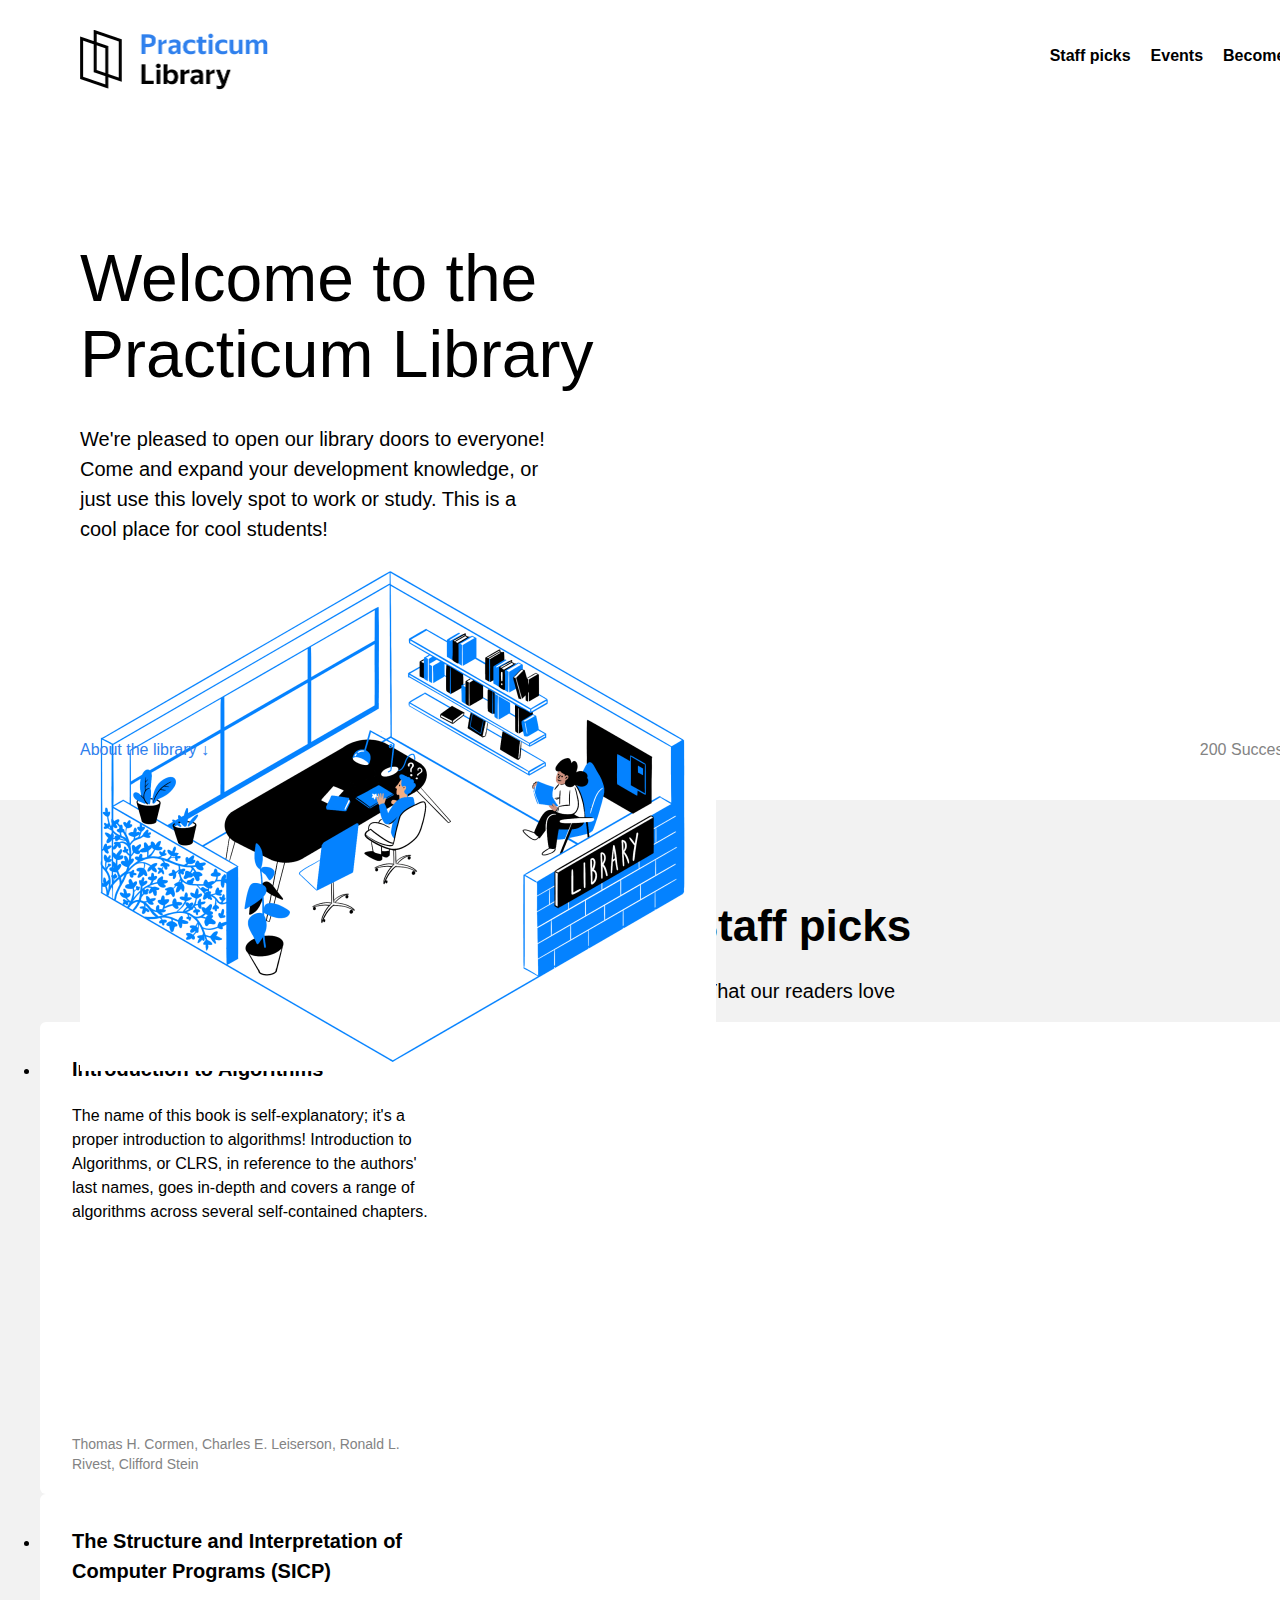
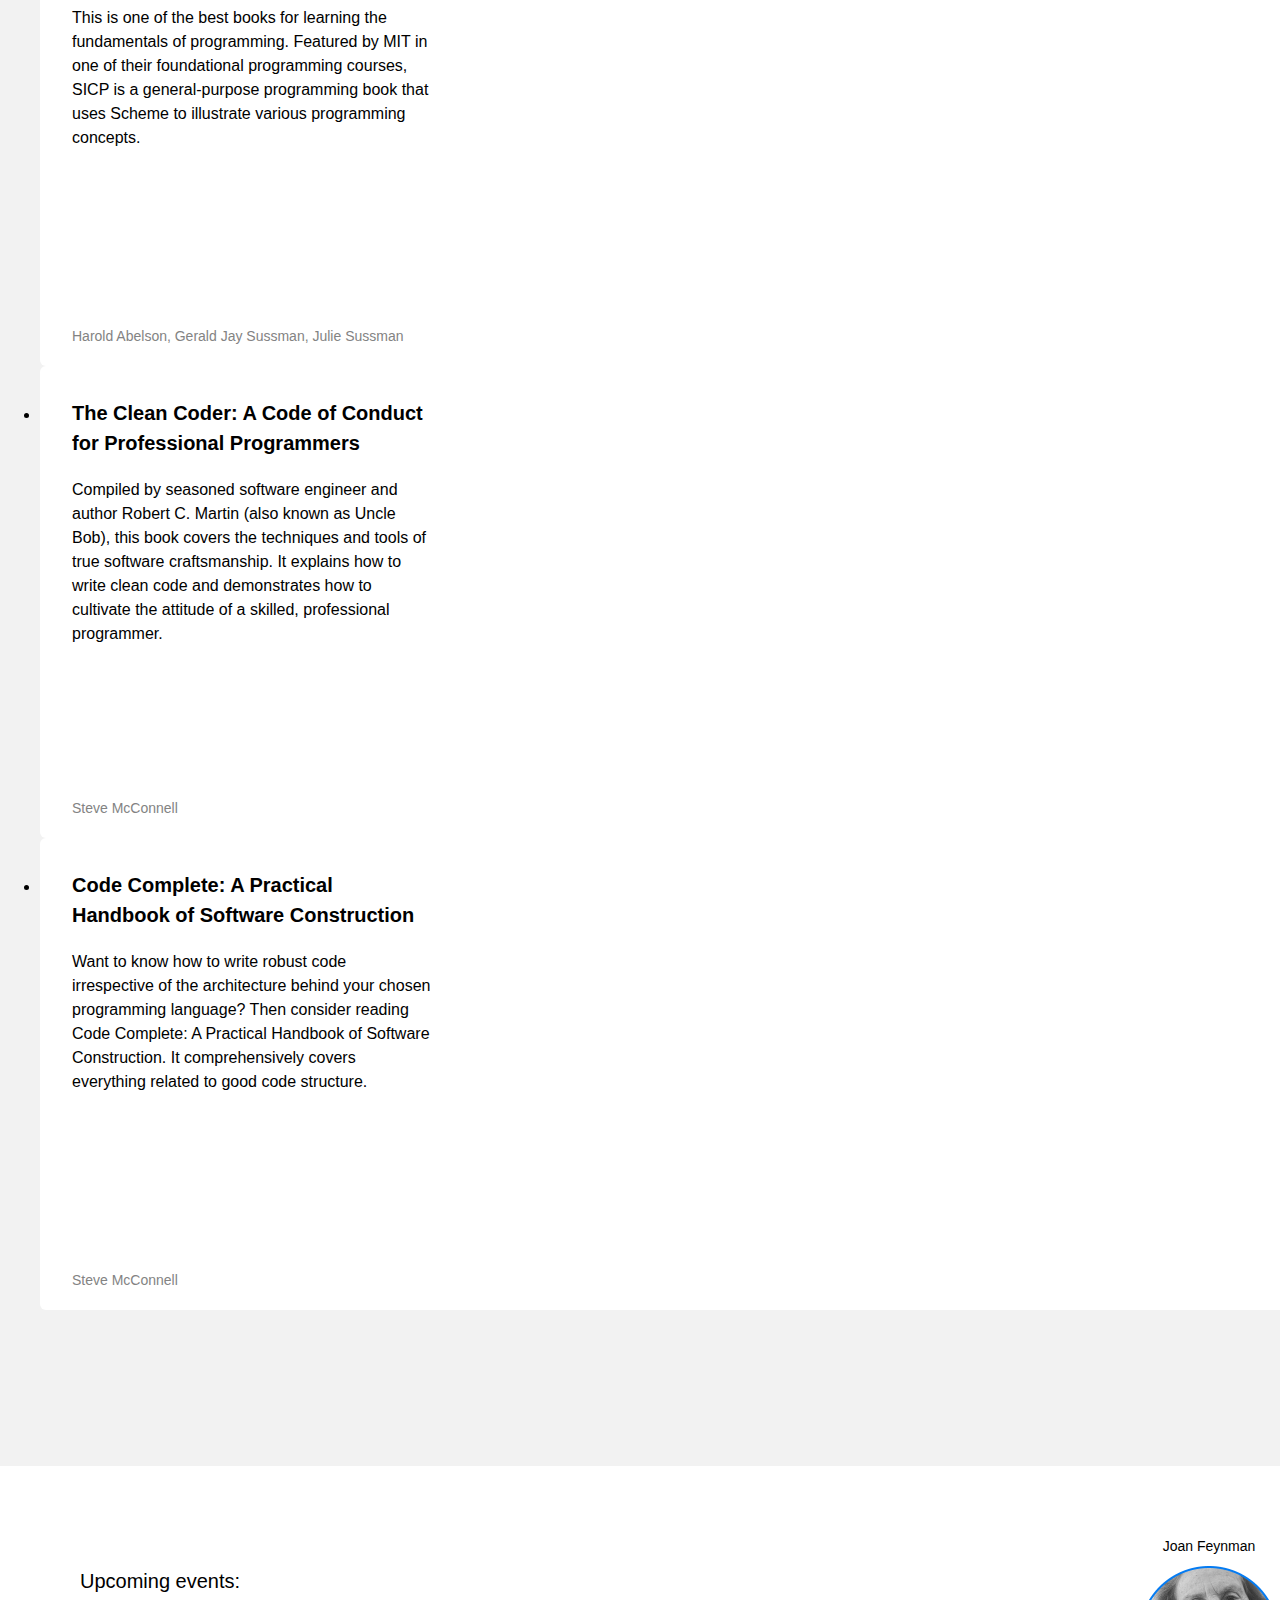
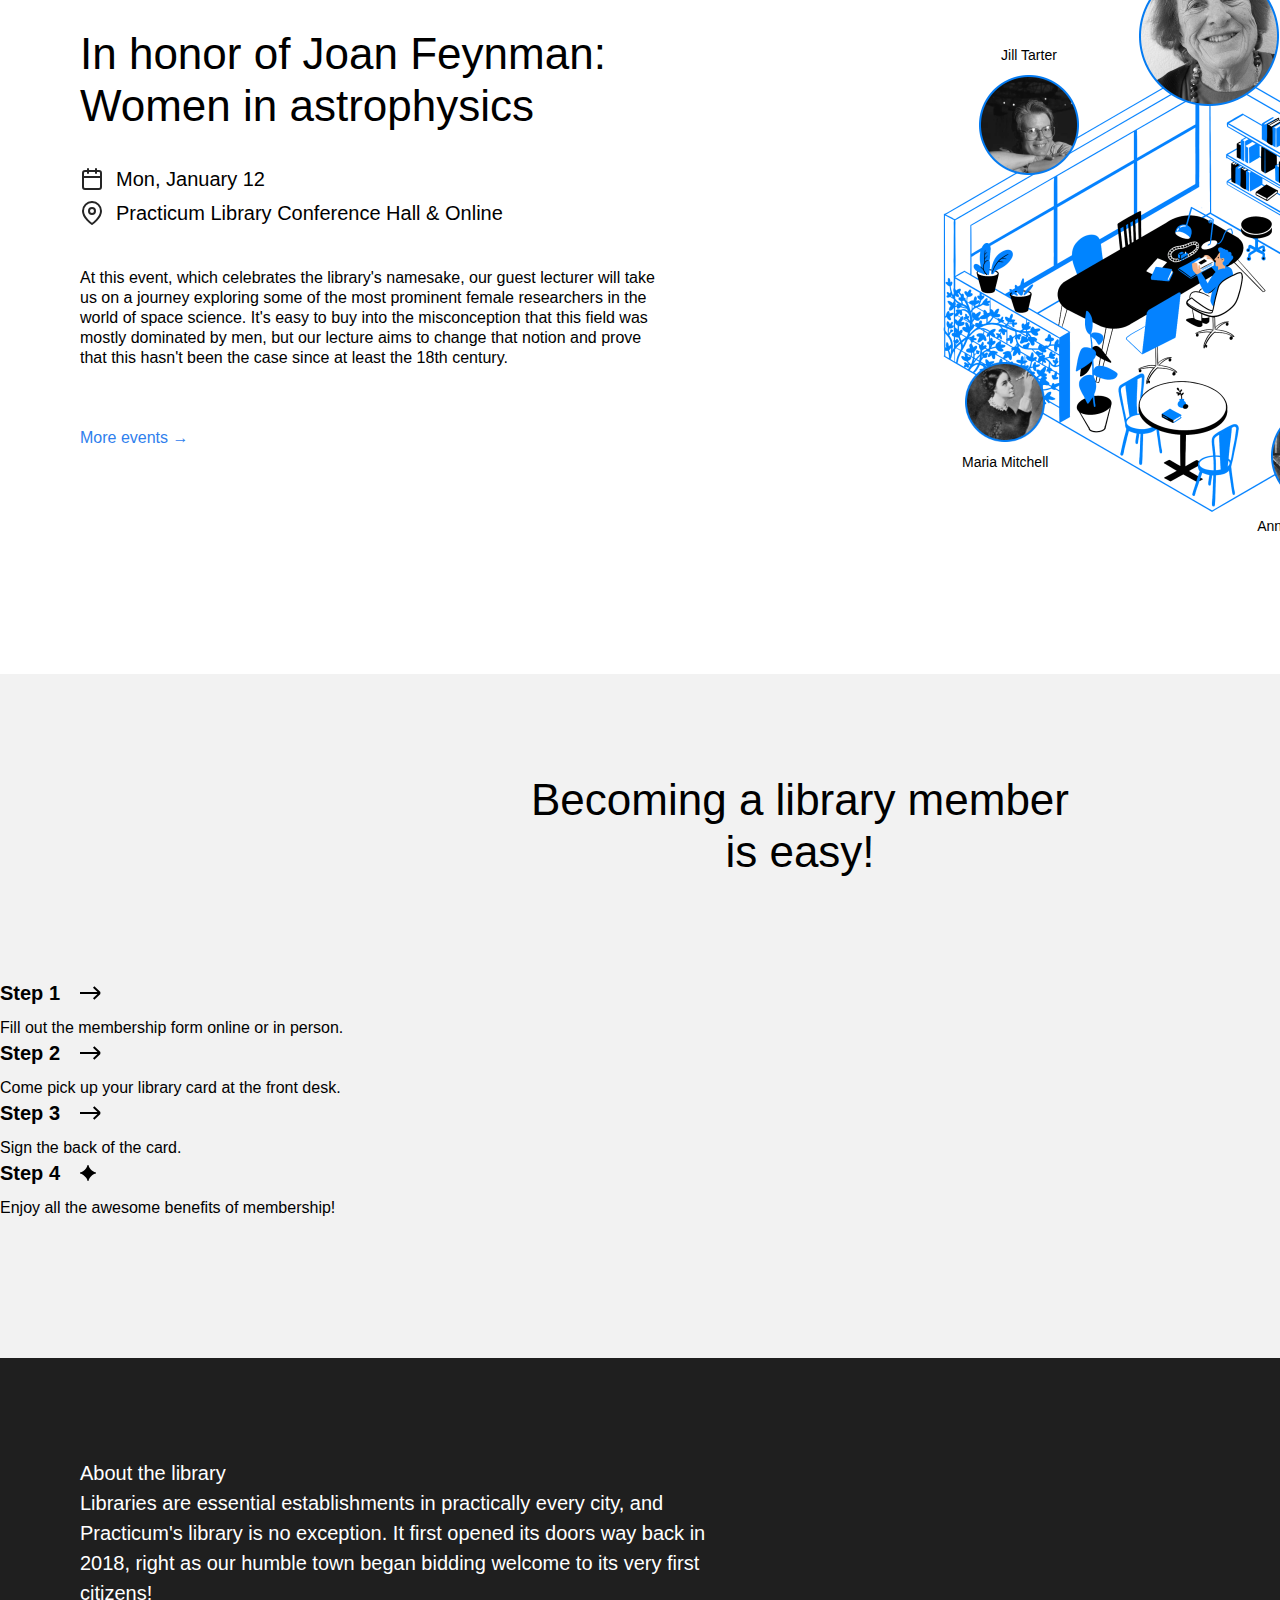
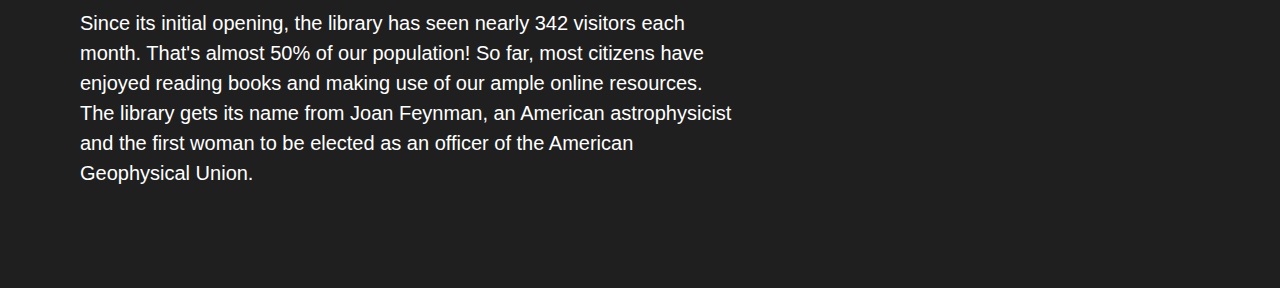
<file: se_project_library/index.html>
<!DOCTYPE html>
<html lang="en">
  <head>
    <meta charset="UTF-8" />
    <meta name="viewport" content="width=device-width, initial-scale=1.0" />
    <title>Practicum Library</title>
    <link rel="stylesheet" href="./styles/normalize.css" />
    <link rel="stylesheet" href="./styles/style.css" />
  </head>

  <body>
    <div class="page">
      <!-- Wrap the entire page content in a new div with the page class. Remember to add the closing tag -->
      <header class="header">
        <nav class="nav">
          <img
            src="./images/logo.png"
            alt="Practicum Library Logo"
            class="logo"
          />
          <!-- Putting navigation links in a list is supposed to be the best practice of writing the semantic code since it allows screen readers to pause between each link instead of reading all the links as a sentence. -->
          <ul class="nav__links">
            <li>
              <a class="nav__link" href="#staff">Staff picks</a>
            </li>
            <li>
              <a class="nav__link" href="#events">Events</a>
            </li>
            <li>
              <a class="nav__link" href="#membership">Become a member</a>
            </li>
            <li>
              <a class="nav__link" href="#about">About</a>
            </li>
            <li>
              <a class="nav__link" href="#footer">Contacts</a>
            </li>
          </ul>
        </nav>
        <h1 class="header__title">Welcome to the Practicum Library</h1>
        <p class="header__description">
          We're pleased to open our library doors to everyone! Come and expand
          your development knowledge, or just use this lovely spot to work or
          study. This is a cool place for cool students!
        </p>
        <img
          src="./images/inside_the_library.png"
          alt="Illustration 'Inside the library'"
          class="header__image"
        />
        <div class="header__footer">
          <a class="header__link" href="#about">About the library &darr;</a>
          <p class="header__address">
            200 Success Avenue, The Town of Practicum
          </p>
        </div>
      </header>

      <main class="content">
        <section class="staff" id="staff">
          <h2 class="staff__title">Staff picks</h2>
          <p class="staff__subtitle">That our readers love</p>
          <!-- The ul tag (unordered list) is used here as it is a collection of cards for which the order doesn't really matter. -->
          <ul>
            <li class="card">
              <div class="card__content">
                <h3 class="card__title">Introduction to Algorithms</h3>
                <p class="card__text">
                  The name of this book is self-explanatory; it's a proper
                  introduction to algorithms! Introduction to Algorithms, or
                  CLRS, in reference to the authors' last names, goes in-depth
                  and covers a range of algorithms across several self-contained
                  chapters.
                </p>
                <p class="card__footer">
                  Thomas H. Cormen, Charles E. Leiserson, Ronald L. Rivest,
                  Clifford Stein
                </p>
              </div>
            </li>

            <li class="card">
              <div class="card__content">
                <h3 class="card__title">
                  The Structure and Interpretation of Computer Programs (SICP)
                </h3>
                <p class="card__text">
                  This is one of the best books for learning the fundamentals of
                  programming. Featured by MIT in one of their foundational
                  programming courses, SICP is a general-purpose programming
                  book that uses Scheme to illustrate various programming
                  concepts.
                </p>
                <p class="card__footer">
                  Harold Abelson, Gerald Jay Sussman, Julie Sussman
                </p>
              </div>
            </li>

            <li class="card">
              <div class="card__content">
                <h3 class="card__title">
                  The Clean Coder: A Code of Conduct for Professional
                  Programmers
                </h3>
                <p class="card__text">
                  Compiled by seasoned software engineer and author Robert C.
                  Martin (also known as Uncle Bob), this book covers the
                  techniques and tools of true software craftsmanship. It
                  explains how to write clean code and demonstrates how to
                  cultivate the attitude of a skilled, professional programmer.
                </p>
                <p class="card__footer">Steve McConnell</p>
              </div>
            </li>

            <li class="card">
              <div class="card__content">
                <h3 class="card__title">
                  Code Complete: A Practical Handbook of Software Construction
                </h3>
                <p class="card__text">
                  Want to know how to write robust code irrespective of the
                  architecture behind your chosen programming language? Then
                  consider reading Code Complete: A Practical Handbook of
                  Software Construction. It comprehensively covers everything
                  related to good code structure.
                </p>
                <p class="card__footer">Steve McConnell</p>
              </div>
            </li>
          </ul>
        </section>

        <section class="events" id="events">
          <div class="events__content">
            <h2 class="events__heading">Upcoming events:</h2>
            <h3 class="events__title">
              In honor of Joan Feynman: Women in astrophysics
            </h3>
            <div class="event-info events__info-section">
              <div class="event-info__item">
                <div
                  class="event-info__icon event-info__icon_type_calendar"
                ></div>
                <p class="event-info__text">Mon, January 12</p>
              </div>
              <div class="event-info__item">
                <div class="event-info__icon event-info__icon_type_pin"></div>
                <p class="event-info__text">
                  Practicum Library Conference Hall & Online
                </p>
              </div>
            </div>
            <p class="events__description">
              At this event, which celebrates the library's namesake, our guest
              lecturer will take us on a journey exploring some of the most
              prominent female researchers in the world of space science. It's
              easy to buy into the misconception that this field was mostly
              dominated by men, but our lecture aims to change that notion and
              prove that this hasn't been the case since at least the 18th
              century.
            </p>
            <a href="#" class="events__more">More events &rarr;</a>
          </div>
          <!-- Start creating the composition here -->
          <div class="events__cover">
            <img
              class="events__image"
              src="./images/cafe.png"
              alt="Illistration of Cafe"
            />
            <div class="person person_name_feynman">
              <p class="person__caption">Joan Feynman</p>
              <img
                class="person__image person__image_size_l"
                src="./images/person_feynman.png"
                alt="Joan Feynman"
              />
            </div>
            <div class="person person_name_burbidge">
              <p class="person__caption">Margaret Burbidge</p>
              <img
                class="person__image person__image_size_m"
                src="./images/person_burbidge.png"
                alt="Margaret Burbidge"
              />
            </div>
            <div class="person person_name_cannon">
              <img
                class="person__image person__image_size_m"
                src="./images/person_cannon.png"
                alt="Annie Jump Cannon"
              />
              <p class="person__caption">Annie Jump Cannon</p>
            </div>
            <div class="person person_name_mitchell">
              <img
                class="person__image person__image_size_s"
                src="./images/person_mitchell.png"
                alt="Maria Mitchell"
              />
              <p class="person__caption">Maria Mitchell</p>
            </div>
            <div class="person person_name_tarter">
              <p class="person__caption">Jill Tarter</p>
              <img
                class="person__image person__image_size_m"
                src="./images/person_tarter.png"
                alt="Jill Tarter"
              />
            </div>
          </div>
        </section>

        <section class="membership" id="membership">
          <h2 class="membership__title">Becoming a library member is easy!</h2>
          <ul class="membership__steps">
            <li class="step">
              <h3 class="step__title">
                Step 1
                <img
                  src="./images/icon_step_forward.svg"
                  alt="icon forward"
                  class="step__icon"
                />
              </h3>
              <p class="step__description">
                Fill out the membership form online or in person.
              </p>
            </li>
            <li class="step">
              <h3 class="step__title">
                Step 2
                <img
                  src="./images/icon_step_forward.svg"
                  alt="icon forward"
                  class="step__icon"
                />
              </h3>
              <p class="step__description">
                Come pick up your library card at the front desk.
              </p>
            </li>
            <li class="step">
              <h3 class="step__title">
                Step 3
                <img
                  src="./images/icon_step_forward.svg"
                  alt="icon forward"
                  class="step__icon"
                />
              </h3>
              <p class="step__description">Sign the back of the card.</p>
            </li>
            <li class="step">
              <h3 class="step__title">
                Step 4
                <img
                  src="./images/icon_step_finish.svg"
                  alt="icon finish"
                  class="step__icon"
                />
              </h3>
              <p class="step__description">
                Enjoy all the awesome benefits of membership!
              </p>
            </li>
          </ul>
        </section>
        <section class="about" id="about">
          <h2 class="about__title">About the library</h2>
          <div class="about__content">
            <p class="about__paragraph">
              Libraries are essential establishments in practically every city,
              and Practicum's library is no exception. It first opened its doors
              way back in 2018, right as our humble town began bidding welcome
              to its very first citizens!
            </p>
            <p class="about__paragraph">
              Since its initial opening, the library has seen nearly 342
              visitors each month. That's almost 50% of our population! So far,
              most citizens have enjoyed reading books and making use of our
              ample online resources.
            </p>
            <p class="about__paragraph">
              The library gets its name from Joan Feynman, an American
              astrophysicist and the first woman to be elected as an officer of
              the American Geophysical Union.
            </p>
          </div>
          <!-- <div class="about__circle"></div> -->
        </section>
      </main>
      <footer class="footer" id="footer">
        <!-- The time to mark up the footer has come, you can do it 💪 -->
      </footer>
    </div>
  </body>
</html>
</file>
<file: se_project_library/styles/style.css>
/* Add your class here */
.page {
  min-width: 1100px;
  width: 1600px;
  margin: 0 auto;
  font-family: "Helvicta Neue", Arial, sans-serif;
  font-size: 16px;
  line-height: 20px;
}

.header {
  height: 100vh;
  min-height: 720px;
  max-height: 800px;
  padding-top: 30px;
  padding-left: 80px;
  padding-right: 80px;
  position: relative;
  box-sizing: border-box;
}

.nav {
  /* Add flex properties here */
  display: flex;
  justify-content: space-between;
  align-items: center;
}

.logo {
  width: 196px;
  height: 60px;
}

.nav__links {
  list-style: none;
  padding-left: 0;
  margin-top: 8px;
  display: flex;
  align-items: center;
  column-gap: 20px;
}

.nav__link {
  color: #000000;
  text-decoration: none;
  font-weight: bold;
}

/* Add the hover state styles for .nav__link here */

.header__title {
  font-size: 66px;
  line-height: 76px;
  font-weight: 500;
  margin: 150px 0 0;
  max-width: 544px;
}

.header__description {
  font-size: 20px;
  line-height: 30px;
  margin: 32px 0 0;
  max-width: 465px;
}

.header__image {
  /* Write styles here */
  max-width: 636px;
  z-index: 1;
}

.header__footer {
  position: absolute;
  left: 0;
  bottom: 40px;
  width: 100%;
  display: flex;
  align-items: center;
  padding: 40px 80px 0;
  justify-content: space-between;
  box-sizing: border-box;
}

.header__link {
  color: #2f80ed;
  text-decoration: none;
}

/* Add the hover state styles for .header__link here */

.header__address {
  margin: 0;
  color: #838383;
}

.staff {
  padding-top: 100px;
  padding-bottom: 140px;
  background-color: #f2f2f2;
}

.staff__title {
  text-align: center;
  font-size: 44px;
  line-height: 52px;
  margin: 0 0 24px;
}

.staff__subtitle {
  text-align: center;
  font-size: 20px;
  line-height: 30px;
  font-weight: 400;
  margin: 24px 0 0;
}

/* Add the CSS rule for your new class here. Make sure to place it before .card: parents should precede their children */

.card {
  background-color: #fff;
  border-radius: 6px;
  padding: 32px 40px 20px 32px;
  box-sizing: border-box;
}

.card__content {
  width: 100%;
  height: 100%;
  display: flex;
  flex-direction: column;
  height: 420px;
  width: 360px;
}

.card__title {
  font-size: 20px;
  line-height: 30px;
  font-weight: 700;
  margin: 0;
}

.card__text {
  margin: 20px 0 0;
  font-size: 16px;
  line-height: 24px;
}

.card__footer {
  margin: 0;
  font-size: 14px;
  line-height: 20px;
  color: #838383;
  /* Auto margins applied on a flex item automatically extend specified margin to occupy the extra space in the flex container */
  /* In our case, this pushes the element down to the bottom */
  margin-top: auto;
}

.events {
  padding: 100px 0 120px 80px;
  display: flex;
  align-items: start;
  justify-content: space-between;
  box-sizing: border-box;
}

.events__content {
  flex-basis: 580px;
}

.events__heading {
  font-size: 20px;
  font-weight: 500;
  line-height: 30px;
  margin: 0;
}

.events__title {
  font-size: 44px;
  font-weight: 500;
  line-height: 52px;
  margin: 32px 0;
}

.events__info-section {
  margin-top: 32px;
}

.event-info__item {
  display: flex;
  align-items: center;
  margin-bottom: 4px;
  font-weight: 500;
}

.event-info__icon {
  background-repeat: no-repeat;
  background-position: center;
  margin-right: 12px;
}

.event-info__icon_type_calendar {
  background-image: url(../images/icon_calendar.svg);
  height: 24px;
  width: 24px;
}

.event-info__icon_type_pin {
  background-image: url(../images/icon_pin.svg);
  height: 24px;
  width: 24px;
}

.event-info__text {
  font-size: 20px;
  font-weight: 500;
  line-height: 30px;
  margin: 0;
}

.events__description {
  margin: 40px 0 60px;
}

.events__more {
  margin-top: 60px;
  color: #2f80ed;
  text-decoration: none;
}

/* Add the hover state styles for .events__more here */

.events__cover {
  flex-grow: 1;
  flex-shrink: 0;
  flex-basis: 780px;
  max-width: 780px;
  position: relative;
}

.events__image {
  max-width: 100%;
}

.person {
  position: absolute;
  display: flex;
  align-items: center;
  flex-direction: column;
  gap: 10px;
}

.person_name_feynman {
  top: -30px;
  left: 319px;
  /* Use correct values of top/right/bottom/left properties to position the element */
}

.person_name_burbidge {
  top: 96px;
  right: 125px;
  /* Use correct values of top/right/bottom/left properties to position the element */
}

.person_name_cannon {
  bottom: 18px;
  right: 216px;
  /* Use correct values of top/right/bottom/left properties to position the element */
}

.person_name_mitchell {
  left: 142px;
  bottom: 82px;
  /* Use correct values of top/right/bottom/left properties to position the element */
}

.person_name_tarter {
  top: 79px;
  left: 159px;
  /* Use correct values of top/right/bottom/left properties to position the element */
}

.person__image {
  max-width: 100%;
}

.person__image_size_l {
  width: 140px;
}

.person__image_size_m {
  width: 100px;
}

.person__image_size_s {
  width: 80px;
}

.person__caption {
  text-align: center;
  font-size: 14px;
  margin: 0;
}

.membership {
  padding-top: 100px;
  padding-bottom: 140px;
  background-color: #f2f2f2;
}

.membership__title {
  max-width: 574px;
  margin: 0 auto;
  text-align: center;
  font-size: 44px;
  font-weight: 500;
  line-height: 52px;
}

.membership__steps {
  list-style-type: none;
  padding: 0;
  margin: 100px 0 0;
  /* Add styles */
}

.step {
  /* Add styles */
}

.step__title {
  margin: 0;
  font-size: 20px;
  line-height: 30px;
  font-weight: 700;
  display: flex;
  align-items: center;
}

.step__icon {
  margin-left: 20px;
}

.step__description {
  margin: 10px 0 0;
}

.about {
  padding: 100px 80px;
  background-color: #1f1f1f;
  color: #fff;
  overflow: hidden;
  position: relative;
  box-sizing: border-box;
}

.about__title {
  margin: 0;
  font-size: 20px;
  line-height: 30px;
  font-weight: 500;
  z-index: 1;
  max-width: 154px;
}

.about__content {
  font-size: 20px;
  line-height: 30px;
  font-weight: 400;
  max-width: 660px;
}

.about__paragraph {
  margin: 0;
}

.about__circle {
  background-color: #2f80ed;
  width: 495px;
  height: 495px;
  border-radius: 50%;
}

.footer {
  box-sizing: border-box;
}

.footer__columns {
}

.footer__column_content_hours {
}

.footer__column_content_social {
}

.footer__logo {
}

.footer__list {
  /* The code below removes the default browser styles for lists */
  list-style-type: none;
  padding: 0;
  margin: 0;
}

.footer__list-item {
}

.footer__column-heading {
}

.footer__column-link {
  color: white;
  font-size: 16px;
  line-height: 20px;
  text-decoration: none;
}

.footer__social-icon {
}

.footer__copyright {
}
</file>
